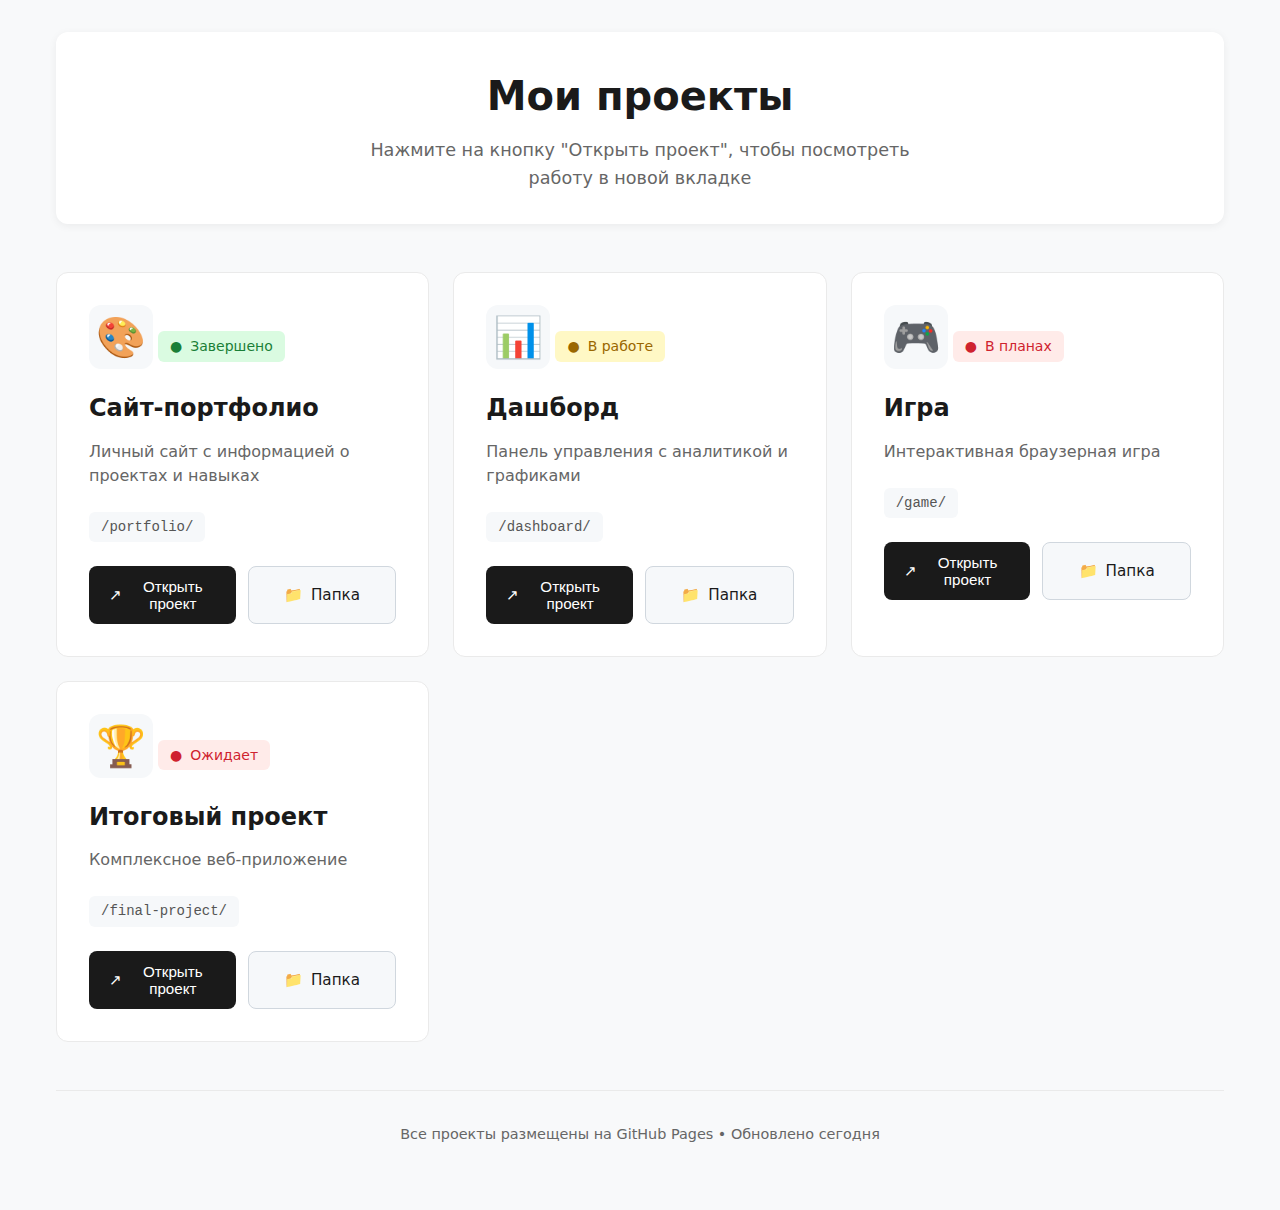
<file: index.html>
<!DOCTYPE html>
<html lang="ru">
<head>
    <meta charset="UTF-8">
    <meta name="viewport" content="width=device-width, initial-scale=1.0">
    <title>Мои проекты</title>
    <style>
        /* Общие стили */
        * {
            margin: 0;
            padding: 0;
            box-sizing: border-box;
        }
        
        body {
            font-family: -apple-system, BlinkMacSystemFont, 'Segoe UI', system-ui, sans-serif;
            line-height: 1.6;
            color: #1a1a1a;
            background: #f8f9fa;
            min-height: 100vh;
        }
        
        .container {
            max-width: 1200px;
            margin: 0 auto;
            padding: 2rem 1rem;
        }
        
        /* Шапка */
        .header {
            text-align: center;
            margin-bottom: 3rem;
            padding: 2rem;
            background: white;
            border-radius: 12px;
            box-shadow: 0 2px 8px rgba(0,0,0,0.06);
        }
        
        .title {
            font-size: 2.5rem;
            font-weight: 700;
            color: #1a1a1a;
            margin-bottom: 0.5rem;
        }
        
        .subtitle {
            font-size: 1.1rem;
            color: #666;
            max-width: 600px;
            margin: 0 auto;
        }
        
        /* Сетка проектов */
        .projects-grid {
            display: grid;
            grid-template-columns: repeat(auto-fit, minmax(280px, 1fr));
            gap: 1.5rem;
            margin-bottom: 3rem;
        }
        
        /* Карточка проекта */
        .project-card {
            background: white;
            border-radius: 12px;
            padding: 2rem;
            transition: all 0.2s ease;
            border: 1px solid #eaeaea;
            height: 100%;
        }
        
        .project-card:hover {
            transform: translateY(-4px);
            box-shadow: 0 8px 24px rgba(0,0,0,0.08);
            border-color: #d0d7de;
        }
        
        .project-icon {
            font-size: 2.5rem;
            margin-bottom: 1.25rem;
            display: inline-block;
            width: 64px;
            height: 64px;
            line-height: 64px;
            text-align: center;
            background: #f6f8fa;
            border-radius: 12px;
        }
        
        .project-title {
            font-size: 1.5rem;
            font-weight: 600;
            color: #1a1a1a;
            margin-bottom: 0.75rem;
        }
        
        .project-desc {
            color: #666;
            font-size: 1rem;
            margin-bottom: 1.5rem;
            line-height: 1.5;
        }
        
        .project-folder {
            display: inline-block;
            padding: 0.25rem 0.75rem;
            background: #f6f8fa;
            border-radius: 6px;
            font-family: 'SF Mono', Monaco, monospace;
            font-size: 0.875rem;
            color: #555;
            margin-bottom: 1.5rem;
        }
        
        /* Кнопки */
        .project-buttons {
            display: flex;
            gap: 0.75rem;
        }
        
        .btn {
            flex: 1;
            padding: 0.75rem 1.25rem;
            border: none;
            border-radius: 8px;
            font-size: 0.95rem;
            font-weight: 500;
            cursor: pointer;
            transition: all 0.2s ease;
            display: flex;
            align-items: center;
            justify-content: center;
            gap: 0.5rem;
            text-decoration: none;
        }
        
        .btn-primary {
            background: #1a1a1a;
            color: white;
        }
        
        .btn-primary:hover {
            background: #333;
            transform: translateY(-2px);
        }
        
        .btn-secondary {
            background: #f6f8fa;
            color: #1a1a1a;
            border: 1px solid #d0d7de;
        }
        
        .btn-secondary:hover {
            background: #eaeef2;
        }
        
        /* Статус */
        .project-status {
            display: inline-flex;
            align-items: center;
            gap: 0.5rem;
            padding: 0.25rem 0.75rem;
            border-radius: 6px;
            font-size: 0.875rem;
            font-weight: 500;
            margin-bottom: 1rem;
        }
        
        .status-done {
            background: #dafbe1;
            color: #1a7f37;
        }
        
        .status-progress {
            background: #fff8c5;
            color: #9a6700;
        }
        
        .status-pending {
            background: #ffebe9;
            color: #cf222e;
        }
        
        /* Футер */
        .footer {
            text-align: center;
            padding: 2rem;
            margin-top: 3rem;
            color: #666;
            font-size: 0.9rem;
            border-top: 1px solid #eaeaea;
        }
        
        /* Адаптивность */
        @media (max-width: 768px) {
            .container {
                padding: 1rem;
            }
            
            .title {
                font-size: 2rem;
            }
            
            .projects-grid {
                grid-template-columns: 1fr;
                gap: 1rem;
            }
            
            .project-buttons {
                flex-direction: column;
            }
            
            .btn {
                width: 100%;
            }
        }
        
        /* Анимации */
        @keyframes fadeIn {
            from {
                opacity: 0;
                transform: translateY(20px);
            }
            to {
                opacity: 1;
                transform: translateY(0);
            }
        }
        
        .project-card {
            animation: fadeIn 0.3s ease forwards;
        }
        
        .project-card:nth-child(1) { animation-delay: 0.1s; }
        .project-card:nth-child(2) { animation-delay: 0.2s; }
        .project-card:nth-child(3) { animation-delay: 0.3s; }
        .project-card:nth-child(4) { animation-delay: 0.4s; }
    </style>
</head>
<body>
    <div class="container">
        <!-- Шапка -->
        <header class="header">
            <h1 class="title">Мои проекты</h1>
            <p class="subtitle">Нажмите на кнопку "Открыть проект", чтобы посмотреть работу в новой вкладке</p>
        </header>
        
        <!-- Сетка проектов -->
        <div class="projects-grid">
            <!-- Проект 1 -->
            <div class="project-card">
                <div class="project-icon">🎨</div>
                <div class="project-status status-done">
                    <span>●</span> Завершено
                </div>
                <h2 class="project-title">Сайт-портфолио</h2>
                <p class="project-desc">Личный сайт с информацией о проектах и навыках</p>
                <div class="project-folder">/portfolio/</div>
                <div class="project-buttons">
                    <button class="btn btn-primary" onclick="openProject('portfolio')">
                        <span>↗</span> Открыть проект
                    </button>
                    <a href="./portfolio/" class="btn btn-secondary" target="_blank">
                        <span>📁</span> Папка
                    </a>
                </div>
            </div>
            
            <!-- Проект 2 -->
            <div class="project-card">
                <div class="project-icon">📊</div>
                <div class="project-status status-progress">
                    <span>●</span> В работе
                </div>
                <h2 class="project-title">Дашборд</h2>
                <p class="project-desc">Панель управления с аналитикой и графиками</p>
                <div class="project-folder">/dashboard/</div>
                <div class="project-buttons">
                    <button class="btn btn-primary" onclick="openProject('dashboard')">
                        <span>↗</span> Открыть проект
                    </button>
                    <a href="./dashboard/" class="btn btn-secondary" target="_blank">
                        <span>📁</span> Папка
                    </a>
                </div>
            </div>
            
            <!-- Проект 3 -->
            <div class="project-card">
                <div class="project-icon">🎮</div>
                <div class="project-status status-pending">
                    <span>●</span> В планах
                </div>
                <h2 class="project-title">Игра</h2>
                <p class="project-desc">Интерактивная браузерная игра</p>
                <div class="project-folder">/game/</div>
                <div class="project-buttons">
                    <button class="btn btn-primary" onclick="openProject('game')">
                        <span>↗</span> Открыть проект
                    </button>
                    <a href="./game/" class="btn btn-secondary" target="_blank">
                        <span>📁</span> Папка
                    </a>
                </div>
            </div>
            
            <!-- Проект 4 -->
            <div class="project-card">
                <div class="project-icon">🏆</div>
                <div class="project-status status-pending">
                    <span>●</span> Ожидает
                </div>
                <h2 class="project-title">Итоговый проект</h2>
                <p class="project-desc">Комплексное веб-приложение</p>
                <div class="project-folder">/final-project/</div>
                <div class="project-buttons">
                    <button class="btn btn-primary" onclick="openProject('final-project')">
                        <span>↗</span> Открыть проект
                    </button>
                    <a href="./final-project/" class="btn btn-secondary" target="_blank">
                        <span>📁</span> Папка
                    </a>
                </div>
            </div>
        </div>
        
        <!-- Футер -->
        <footer class="footer">
            <p>Все проекты размещены на GitHub Pages • Обновлено сегодня</p>
        </footer>
    </div>
    
    <script>
        // Функция открытия проекта
        function openProject(folderName) {
            const projectUrl = `./${folderName}/index.html`;
            
            // Показываем уведомление
            showMessage(`Открываю проект...`);
            
            // Открываем в новом окне
            window.open(projectUrl, `project_${folderName}`, 'width=1200,height=700');
        }
        
        // Функция показа сообщения
        function showMessage(text) {
            // Создаем элемент для сообщения
            const messageEl = document.createElement('div');
            messageEl.style.cssText = `
                position: fixed;
                top: 20px;
                right: 20px;
                background: #1a1a1a;
                color: white;
                padding: 12px 20px;
                border-radius: 8px;
                font-size: 0.9rem;
                z-index: 1000;
                animation: slideIn 0.3s ease;
            `;
            messageEl.textContent = text;
            
            document.body.appendChild(messageEl);
            
            // Удаляем через 2 секунды
            setTimeout(() => {
                messageEl.style.animation = 'slideOut 0.3s ease';
                setTimeout(() => messageEl.remove(), 300);
            }, 2000);
        }
        
        // Добавляем стили для анимации
        const style = document.createElement('style');
        style.textContent = `
            @keyframes slideIn {
                from {
                    transform: translateX(100%);
                    opacity: 0;
                }
                to {
                    transform: translateX(0);
                    opacity: 1;
                }
            }
            
            @keyframes slideOut {
                from {
                    transform: translateX(0);
                    opacity: 1;
                }
                to {
                    transform: translateX(100%);
                    opacity: 0;
                }
            }
        `;
        document.head.appendChild(style);
    </script>
</body>
</html>
</file>
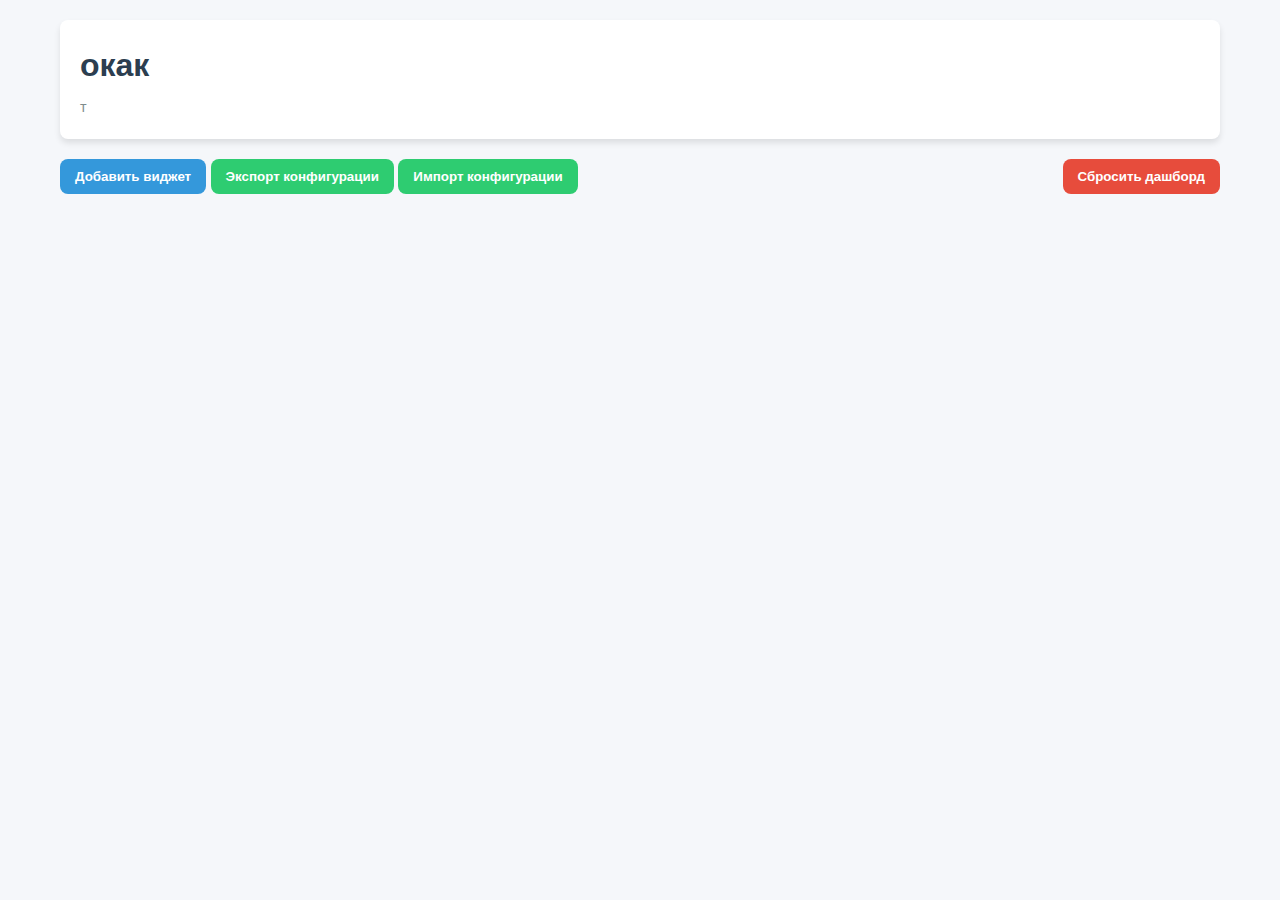
<file: dashboard/index.html>
<!DOCTYPE html>
<html lang="ru">
<head>
    <meta charset="UTF-8">
    <meta name="viewport" content="width=device-width, initial-scale=1.0">
    <title>Дашборд - Веб-дизайн 30.09.25</title>
    <link rel="stylesheet" href="style.css">
</head>
<body>
    <div class="container">
        <header>
            <h1>окак</h1>
            <p class="date">т</p>
        </header>

        <div class="dashboard-controls">
            <div>
                <button class="btn btn-primary" id="add-widget-btn">Добавить виджет</button>
                <button class="btn btn-secondary" id="export-btn">Экспорт конфигурации</button>
                <button class="btn btn-secondary" id="import-btn">Импорт конфигурации</button>
            </div>
            <div class="control-buttons">
                <button class="btn btn-danger" id="reset-btn">Сбросить дашборд</button>
            </div>
        </div>

        <div class="widgets-grid" id="widgets-container">
            <!-- Виджеты будут добавляться сюда динамически -->
        </div>
    </div>

    <!-- Модальное окно для добавления виджетов -->
    <div class="modal" id="widgets-modal">
        <div class="modal-content">
            <div class="modal-header">
                <h2>Доступные виджеты</h2>
                <button class="modal-close" id="close-modal">&times;</button>
            </div>
            <div class="available-widgets" id="available-widgets">
                <div class="available-widget" data-type="weather">Погода</div>
                <div class="available-widget" data-type="currency">Курсы валют</div>
                <div class="available-widget" data-type="quote">Случайная цитата</div>
                <div class="available-widget" data-type="timer">Таймер</div>
                <div class="available-widget" data-type="notes">Заметки</div>
            </div>
        </div>
    </div>

    <!-- Модальное окно для настроек виджета -->
    <div class="modal" id="settings-modal">
        <div class="modal-content">
            <div class="modal-header">
                <h2>Настройки виджета</h2>
                <button class="modal-close" id="close-settings-modal">&times;</button>
            </div>
            <div class="widget-settings" id="widget-settings">
                <!-- Настройки будут добавляться динамически -->
            </div>
            <button class="btn btn-primary" id="save-settings">Сохранить</button>
        </div>
    </div>

    <input type="file" id="import-file" style="display: none;" accept=".json">

    <script src="script.js"></script>
</body>
</html>
</file>
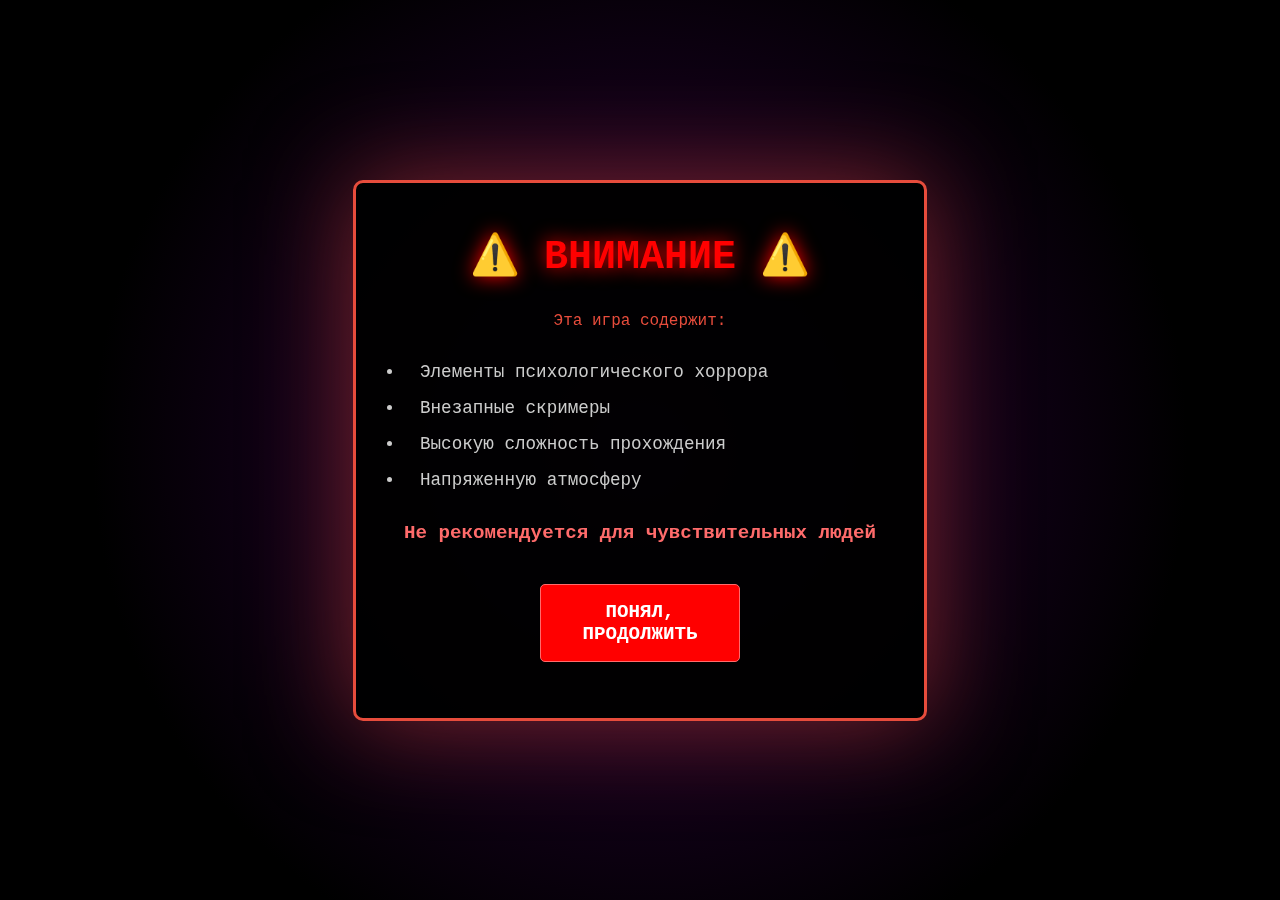
<file: game/index.html>
<!DOCTYPE html>
<html lang="ru">
<head>
    <meta charset="UTF-8">
    <meta name="viewport" content="width=device-width, initial-scale=1.0">
    <title>Тени Разума</title>
    <link rel="stylesheet" href="style.css">
</head>
<body>
    <!-- Экран предупреждения -->
    <div id="warningScreen" class="screen">
        <div class="warning-content">
            <h2>⚠️ ВНИМАНИЕ ⚠️</h2>
            <p>Эта игра содержит:</p>
            <ul>
                <li>Элементы психологического хоррора</li>
                <li>Внезапные скримеры</li>
                <li>Высокую сложность прохождения</li>
                <li>Напряженную атмосферу</li>
            </ul>
            <p class="warning-text">Не рекомендуется для чувствительных людей</p>
            <button id="acceptWarning" class="menu-btn warning-btn">ПОНЯЛ, ПРОДОЛЖИТЬ</button>
        </div>
    </div>

    <!-- Стартовое меню -->
    <div id="startMenu" class="screen hidden">
        <div class="menu-content">
            <h1>ТЕНИ РАЗУМА</h1>
            <p class="subtitle">Психологический хоррор платформер</p>
            <div class="character-select">
                <div class="character selected" data-char="izumi">
                    <div class="character-sprite izumi"></div>
                    <span>IZUMI</span>
                </div>
                <div class="character" data-char="doki">
                    <div class="character-sprite doki"></div>
                    <span>DOKI</span>
                </div>
            </div>
            <button id="startButton" class="menu-btn">НАЧАТЬ ИГРУ</button>
            <button id="controlsButton" class="menu-btn">УПРАВЛЕНИЕ</button>
            <div class="warning">⚠️ Содержит элементы психологического хоррора</div>
        </div>
    </div>

    <!-- Экран управления -->
    <div id="controlsScreen" class="screen hidden">
        <div class="menu-content">
            <h2>УПРАВЛЕНИЕ</h2>
            <div class="controls-list">
                <div class="control-item">
                    <span>Движение:</span>
                    <span>A/D или ←/→</span>
                </div>
                <div class="control-item">
                    <span>Прыжок:</span>
                    <span>ПРОБЕЛ или W/↑</span>
                </div>
                <div class="control-item">
                    <span>Атака:</span>
                    <span>ЛКМ или J</span>
                </div>
                <div class="control-item">
                    <span>Взаимодействие:</span>
                    <span>E</span>
                </div>
                <div class="control-item">
                    <span>Пауза:</span>
                    <span>ESC</span>
                </div>
            </div>
            <button id="backButton" class="menu-btn">НАЗАД</button>
        </div>
    </div>

    <!-- Игровой экран -->
    <div id="gameScreen" class="screen hidden">
        <canvas id="gameCanvas" width="1200" height="600"></canvas>
        <div id="hud">
            <div class="health-bar">
                <div class="health-fill" id="playerHealth"></div>
                <span id="characterName">IZUMI</span>
            </div>
            <div id="levelInfo">Уровень 1: Пробуждение</div>
            <div id="dialogue" class="hidden"></div>
            <div id="bossHealth" class="hidden">
                <div class="boss-health-bar">
                    <div class="boss-health-fill" id="bossHealthFill"></div>
                    <span>DOKI</span>
                </div>
            </div>
        </div>
    </div>

    <!-- Экран смерти -->
    <div id="deathScreen" class="screen hidden">
        <div class="menu-content">
            <h2>СОЗНАНИЕ ПОГЛОЩЕНО</h2>
            <p>Тени забрали тебя...</p>
            <p class="death-count">Смертей: <span id="deathCount">0</span></p>
            <button id="respawnButton" class="menu-btn">ВОЗРОДИТЬСЯ</button>
        </div>
    </div>

    <!-- Экран победы -->
    <div id="winScreen" class="screen hidden">
        <div class="menu-content">
            <h2>ОСВОБОЖДЕНИЕ</h2>
            <p>Ты преодолел демонов своего разума...</p>
            <p class="death-count">Всего смертей: <span id="totalDeaths">0</span></p>
            <p class="credits">Но помни - тени всегда наблюдают</p>
            <button id="restartButton" class="menu-btn">НАЧАТЬ ЗАНОВО</button>
        </div>
    </div>

    <!-- Экран скримера -->
    <div id="jumpscareScreen" class="screen hidden">
        <div class="jumpscare-content">
            <div class="jumpscare-face"></div>
        </div>
    </div>

    <script src="game.js"></script>
</body>
</html>
</file>
<file: dashboard/style.css>
:root {
    --primary-color: #3498db;
    --secondary-color: #2ecc71;
    --danger-color: #e74c3c;
    --dark-color: #2c3e50;
    --light-color: #ecf0f1;
    --shadow: 0 4px 6px rgba(0, 0, 0, 0.1);
    --border-radius: 8px;
}

* {
    margin: 0;
    padding: 0;
    box-sizing: border-box;
    font-family: 'Segoe UI', Tahoma, Geneva, Verdana, sans-serif;
}

body {
    background-color: #f5f7fa;
    color: #333;
    line-height: 1.6;
}

.container {
    max-width: 1200px;
    margin: 0 auto;
    padding: 20px;
}

header {
    background-color: white;
    padding: 20px;
    border-radius: var(--border-radius);
    box-shadow: var(--shadow);
    margin-bottom: 20px;
}

h1 {
    color: var(--dark-color);
    margin-bottom: 5px;
}

.date {
    color: #7f8c8d;
    font-size: 0.9rem;
}

.dashboard-controls {
    display: flex;
    justify-content: space-between;
    align-items: center;
    margin-bottom: 20px;
    flex-wrap: wrap;
    gap: 10px;
}

.btn {
    padding: 10px 15px;
    border: none;
    border-radius: var(--border-radius);
    cursor: pointer;
    font-weight: 600;
    transition: all 0.3s ease;
}

.btn-primary {
    background-color: var(--primary-color);
    color: white;
}

.btn-secondary {
    background-color: var(--secondary-color);
    color: white;
}

.btn-danger {
    background-color: var(--danger-color);
    color: white;
}

.btn:hover {
    opacity: 0.9;
    transform: translateY(-2px);
}

.widgets-grid {
    display: grid;
    grid-template-columns: repeat(auto-fill, minmax(300px, 1fr));
    gap: 20px;
    margin-bottom: 20px;
}

.widget {
    background-color: white;
    border-radius: var(--border-radius);
    box-shadow: var(--shadow);
    padding: 20px;
    position: relative;
    transition: all 0.3s ease;
}

.widget.dragging {
    opacity: 0.5;
    transform: rotate(5deg);
}

.widget-header {
    display: flex;
    justify-content: space-between;
    align-items: center;
    margin-bottom: 15px;
    padding-bottom: 10px;
    border-bottom: 1px solid #eee;
}

.widget-title {
    font-size: 1.2rem;
    font-weight: 600;
    color: var(--dark-color);
}

.widget-controls {
    display: flex;
    gap: 5px;
}

.widget-control-btn {
    background: none;
    border: none;
    cursor: pointer;
    font-size: 1rem;
    color: #7f8c8d;
    transition: color 0.3s ease;
}

.widget-control-btn:hover {
    color: var(--primary-color);
}

.widget-content {
    min-height: 150px;
    display: flex;
    flex-direction: column;
    justify-content: center;
    align-items: center;
}

.loading {
    display: flex;
    flex-direction: column;
    align-items: center;
    gap: 10px;
}

.spinner {
    width: 40px;
    height: 40px;
    border: 4px solid rgba(0, 0, 0, 0.1);
    border-left-color: var(--primary-color);
    border-radius: 50%;
    animation: spin 1s linear infinite;
}

@keyframes spin {
    to {
        transform: rotate(360deg);
    }
}

.error {
    text-align: center;
    color: var(--danger-color);
}

.weather-info {
    display: flex;
    flex-direction: column;
    align-items: center;
    gap: 10px;
}

.weather-temp {
    font-size: 2rem;
    font-weight: bold;
}

.weather-desc {
    text-transform: capitalize;
}

.currency-list {
    width: 100%;
}

.currency-item {
    display: flex;
    justify-content: space-between;
    padding: 8px 0;
    border-bottom: 1px solid #eee;
}

.currency-change {
    font-weight: bold;
}

.currency-change.positive {
    color: var(--secondary-color);
}

.currency-change.negative {
    color: var(--danger-color);
}

.quote-content {
    text-align: center;
    font-style: italic;
    margin-bottom: 15px;
}

.timer-display {
    font-size: 2.5rem;
    font-weight: bold;
    margin-bottom: 15px;
    font-family: 'Courier New', monospace;
}

.timer-controls {
    display: flex;
    gap: 10px;
}

.notes-container {
    width: 100%;
}

.notes-list {
    max-height: 200px;
    overflow-y: auto;
    margin-bottom: 15px;
}

.note-item {
    display: flex;
    justify-content: space-between;
    align-items: center;
    padding: 8px;
    border-bottom: 1px solid #eee;
}

.note-text {
    flex: 1;
    margin-right: 10px;
}

.note-delete {
    background: none;
    border: none;
    color: var(--danger-color);
    cursor: pointer;
}

.add-note-form {
    display: flex;
    gap: 10px;
}

.add-note-input {
    flex: 1;
    padding: 8px;
    border: 1px solid #ddd;
    border-radius: 4px;
}

.modal {
    display: none;
    position: fixed;
    top: 0;
    left: 0;
    width: 100%;
    height: 100%;
    background-color: rgba(0, 0, 0, 0.5);
    z-index: 1000;
    justify-content: center;
    align-items: center;
}

.modal-content {
    background-color: white;
    padding: 20px;
    border-radius: var(--border-radius);
    width: 90%;
    max-width: 500px;
    max-height: 80vh;
    overflow-y: auto;
}

.modal-header {
    display: flex;
    justify-content: space-between;
    align-items: center;
    margin-bottom: 15px;
}

.modal-close {
    background: none;
    border: none;
    font-size: 1.5rem;
    cursor: pointer;
}

.available-widgets {
    display: grid;
    grid-template-columns: repeat(auto-fill, minmax(200px, 1fr));
    gap: 10px;
    margin-top: 15px;
}

.available-widget {
    background-color: var(--light-color);
    padding: 15px;
    border-radius: var(--border-radius);
    text-align: center;
    cursor: pointer;
    transition: all 0.3s ease;
}

.available-widget:hover {
    background-color: #dde4e6;
}

.widget-settings {
    margin-top: 15px;
}

.setting-group {
    margin-bottom: 15px;
}

.setting-label {
    display: block;
    margin-bottom: 5px;
    font-weight: 600;
}

.setting-input {
    width: 100%;
    padding: 8px;
    border: 1px solid #ddd;
    border-radius: 4px;
}

@media (max-width: 768px) {
    .widgets-grid {
        grid-template-columns: 1fr;
    }
    
    .dashboard-controls {
        flex-direction: column;
        align-items: flex-start;
    }
    
    .control-buttons {
        display: flex;
        gap: 10px;
        margin-top: 10px;
    }
}
</file>
<file: game/style.css>
* {
    margin: 0;
    padding: 0;
    box-sizing: border-box;
}

body {
    font-family: 'Courier New', monospace;
    background: #000;
    color: #e74c3c;
    overflow: hidden;
    user-select: none;
}

.screen {
    position: fixed;
    top: 0;
    left: 0;
    width: 100%;
    height: 100%;
    display: flex;
    justify-content: center;
    align-items: center;
    background: radial-gradient(circle, #2c003c 0%, #000 70%);
}

.hidden {
    display: none !important;
}

.menu-content {
    text-align: center;
    background: rgba(0, 0, 0, 0.9);
    padding: 3rem;
    border: 2px solid #e74c3c;
    border-radius: 10px;
    box-shadow: 0 0 50px rgba(231, 76, 60, 0.3);
    max-width: 700px;
    animation: pulse 3s infinite;
}

@keyframes pulse {
    0%, 100% { border-color: #e74c3c; }
    50% { border-color: #ff7675; }
}

h1 {
    font-size: 4rem;
    margin-bottom: 1rem;
    text-shadow: 0 0 10px #e74c3c;
    letter-spacing: 5px;
    background: linear-gradient(45deg, #e74c3c, #ff7675);
    -webkit-background-clip: text;
    -webkit-text-fill-color: transparent;
}

h2 {
    font-size: 3rem;
    margin-bottom: 2rem;
    text-shadow: 0 0 10px #e74c3c;
}

.subtitle {
    font-size: 1.2rem;
    margin-bottom: 2rem;
    color: #ccc;
}

.character-select {
    display: flex;
    justify-content: center;
    gap: 2rem;
    margin: 2rem 0;
}

.character {
    cursor: pointer;
    padding: 1rem;
    border: 2px solid #333;
    border-radius: 10px;
    transition: all 0.3s;
    background: rgba(255, 255, 255, 0.1);
}

.character:hover {
    border-color: #e74c3c;
    transform: scale(1.05);
}

.character.selected {
    border-color: #e74c3c;
    background: rgba(231, 76, 60, 0.1);
}

.character-sprite {
    width: 80px;
    height: 100px;
    margin: 0 auto 0.5rem;
    background: #ccc;
    border-radius: 10px;
    position: relative;
    overflow: hidden;
}

.character-sprite.izumi {
    background: linear-gradient(45deg, #4a90e2, #357abd);
}

.character-sprite.doki {
    background: linear-gradient(45deg, #e84393, #d63031);
}

.character-sprite::before {
    content: '';
    position: absolute;
    top: 15px;
    left: 50%;
    transform: translateX(-50%);
    width: 40px;
    height: 40px;
    background: #ffcccb;
    border-radius: 50%;
}

.character-sprite::after {
    content: '';
    position: absolute;
    top: 25px;
    width: 8px;
    height: 8px;
    background: #000;
    border-radius: 50%;
}

.izumi::after {
    left: 25px;
    box-shadow: 20px 0 0 #000;
}

.doki::after {
    left: 20px;
    box-shadow: 25px 0 0 #660000;
}

.warning {
    margin-top: 2rem;
    color: #ff6b6b;
    font-size: 0.9rem;
}

.menu-btn {
    background: #e74c3c;
    color: white;
    border: none;
    padding: 1rem 2rem;
    margin: 0.5rem;
    font-size: 1.2rem;
    cursor: pointer;
    transition: all 0.3s;
    border: 1px solid #ff7675;
    width: 200px;
    font-family: 'Courier New', monospace;
    font-weight: bold;
    border-radius: 5px;
}

.menu-btn:hover {
    background: #ff7675;
    box-shadow: 0 0 20px #ff7675;
}

.controls-list {
    margin: 2rem 0;
    text-align: left;
}

.control-item {
    display: flex;
    justify-content: space-between;
    margin: 1rem 0;
    padding: 0.5rem;
    border-bottom: 1px solid #333;
}

#gameCanvas {
    border: 2px solid #e74c3c;
    background: #111;
    display: block;
    margin: 0 auto;
    box-shadow: 0 0 50px rgba(231, 76, 60, 0.2);
}

#hud {
    position: absolute;
    top: 10px;
    left: 10px;
    right: 10px;
    color: white;
    font-family: 'Courier New', monospace;
    pointer-events: none;
}

.health-bar {
    width: 300px;
    height: 30px;
    background: #333;
    border: 2px solid #e74c3c;
    position: relative;
    margin-bottom: 10px;
    border-radius: 5px;
    overflow: hidden;
}

.health-fill {
    height: 100%;
    background: linear-gradient(90deg, #e74c3c, #ff7675);
    width: 100%;
    transition: width 0.3s;
}

.health-bar span {
    position: absolute;
    top: 50%;
    left: 50%;
    transform: translate(-50%, -50%);
    font-weight: bold;
    text-shadow: 1px 1px 2px black;
    font-size: 0.9rem;
}

.boss-health-bar {
    width: 500px;
    height: 40px;
    background: #333;
    border: 2px solid #8e44ad;
    position: relative;
    margin: 20px auto;
    border-radius: 5px;
    overflow: hidden;
}

.boss-health-fill {
    height: 100%;
    background: linear-gradient(90deg, #8e44ad, #9b59b6);
    width: 100%;
    transition: width 0.3s;
}

.boss-health-bar span {
    position: absolute;
    top: 50%;
    left: 50%;
    transform: translate(-50%, -50%);
    font-weight: bold;
    text-shadow: 1px 1px 2px black;
}

#levelInfo {
    position: absolute;
    top: 10px;
    right: 10px;
    background: rgba(0, 0, 0, 0.7);
    padding: 5px 10px;
    border: 1px solid #e74c3c;
    font-weight: bold;
    border-radius: 5px;
}

#dialogue {
    position: absolute;
    bottom: 20px;
    left: 50%;
    transform: translateX(-50%);
    background: rgba(0, 0, 0, 0.9);
    padding: 1rem 2rem;
    border: 2px solid #e74c3c;
    border-radius: 10px;
    max-width: 600px;
    text-align: center;
    font-size: 1.1rem;
    animation: dialoguePulse 2s infinite;
}

@keyframes dialoguePulse {
    0%, 100% { border-color: #e74c3c; }
    50% { border-color: #ff7675; }
}

.credits {
    margin-top: 1rem;
    font-style: italic;
    color: #666;
}

.death-count {
    margin: 1rem 0;
    color: #ff6b6b;
    font-weight: bold;
}

/* Стили для экрана предупреждения */
.warning-content {
    text-align: center;
    background: rgba(0, 0, 0, 0.95);
    padding: 3rem;
    border: 3px solid #e74c3c;
    border-radius: 10px;
    box-shadow: 0 0 100px rgba(231, 76, 60, 0.5);
    max-width: 600px;
    animation: warningPulse 1s infinite;
}

@keyframes warningPulse {
    0%, 100% { border-color: #e74c3c; }
    50% { border-color: #ff0000; }
}

.warning-content h2 {
    color: #ff0000;
    font-size: 2.5rem;
    margin-bottom: 2rem;
    text-shadow: 0 0 20px #ff0000;
}

.warning-content ul {
    text-align: left;
    margin: 2rem 0;
    color: #ccc;
    font-size: 1.1rem;
}

.warning-content li {
    margin: 1rem 0;
    padding-left: 1rem;
}

.warning-text {
    color: #ff6b6b;
    font-size: 1.2rem;
    margin: 2rem 0;
    font-weight: bold;
}

.warning-btn {
    background: #ff0000;
    border-color: #ff6b6b;
}

.warning-btn:hover {
    background: #ff6b6b;
    box-shadow: 0 0 30px #ff0000;
}

/* Стили для скримера */
#jumpscareScreen {
    background: #000;
    z-index: 10000;
}

.jumpscare-content {
    text-align: center;
}

.jumpscare-face {
    width: 400px;
    height: 400px;
    background: #8b0000;
    border-radius: 50%;
    position: relative;
    animation: jumpscare 0.5s;
}

@keyframes jumpscare {
    0% { transform: scale(0.1); opacity: 0; }
    50% { transform: scale(1.2); opacity: 1; }
    100% { transform: scale(1); opacity: 1; }
}

.jumpscare-face::before,
.jumpscare-face::after {
    content: '';
    position: absolute;
    width: 60px;
    height: 60px;
    background: #000;
    border-radius: 50%;
    top: 100px;
}

.jumpscare-face::before {
    left: 80px;
}

.jumpscare-face::after {
    right: 80px;
}

.jumpscare-face::before::after,
.jumpscare-face::after::after {
    content: '';
    position: absolute;
    width: 20px;
    height: 20px;
    background: #ff0000;
    border-radius: 50%;
    top: 15px;
    left: 15px;
}

/* Эффекты для игры */
.shake {
    animation: shake 0.5s;
}

@keyframes shake {
    0%, 100% { transform: translateX(0); }
    25% { transform: translateX(-10px); }
    75% { transform: translateX(10px); }
}

.trap-warning {
    animation: flash 0.5s infinite;
}

@keyframes flash {
    0%, 100% { opacity: 1; }
    50% { opacity: 0.3; }
}
</file>
